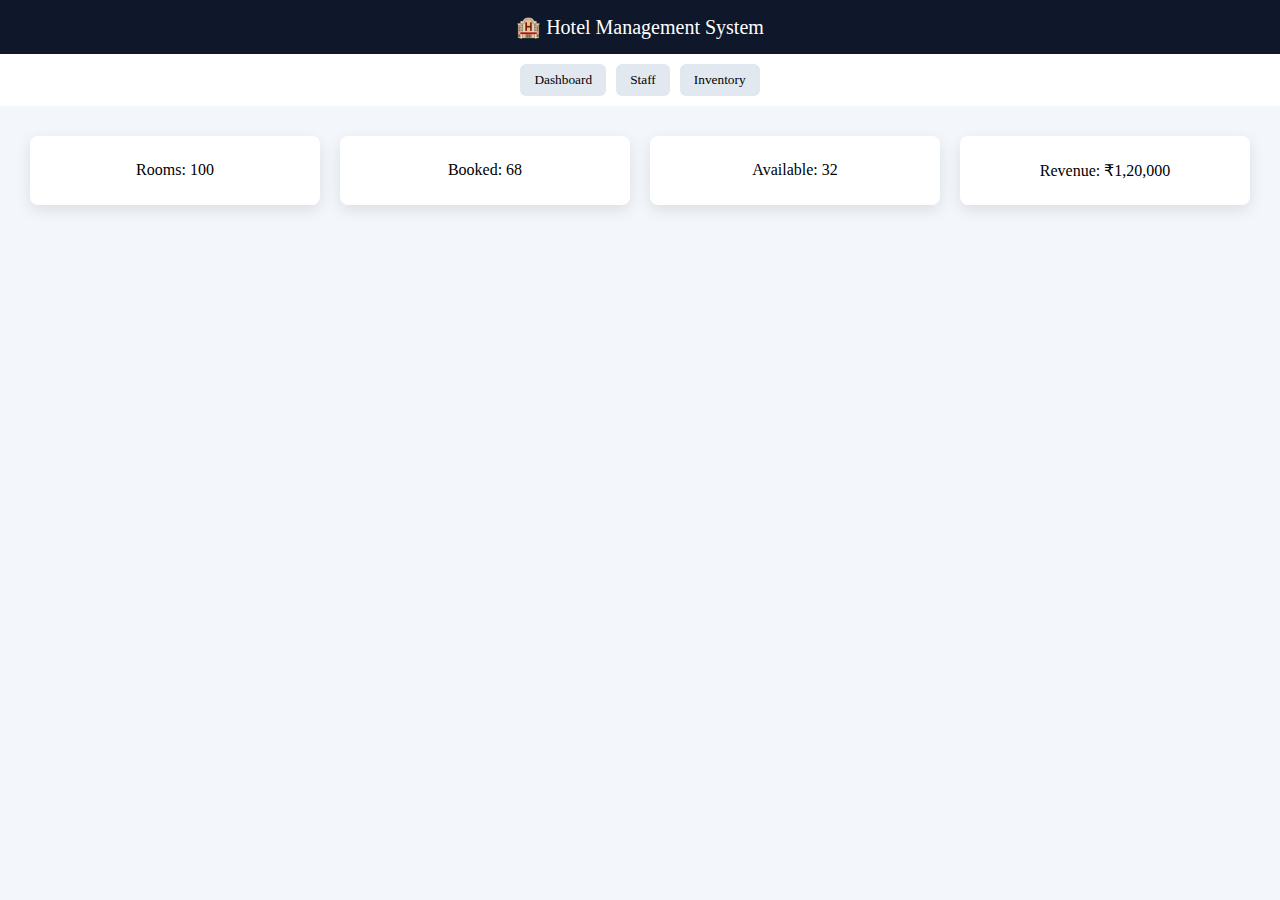
<file: index.html>
<!DOCTYPE html>
<html>
<head>
    <title>Hotel Management System</title>

    <!-- LINK CSS -->
    <link rel="stylesheet" href="style.css">
</head>

<body>

<header class="header">
    🏨 Hotel Management System
</header>

<nav class="navbar">
    <button onclick="show('dashboard')">Dashboard</button>
    <button onclick="show('staff')">Staff</button>
    <button onclick="show('inventory')">Inventory</button>
</nav>

<main class="main">

    <!-- ================= DASHBOARD ================= -->
    <section id="dashboard" class="page active">
        <div class="cards">
            <div class="card">Rooms: 100</div>
            <div class="card">Booked: 68</div>
            <div class="card">Available: 32</div>
            <div class="card">Revenue: ₹1,20,000</div>
        </div>
    </section>



    <!-- ================= STAFF ================= -->
    <section id="staff" class="page">

        <h2>👨‍💼 Staff Management</h2>

        <form id="staffForm">
            <input id="staffName" placeholder="Name" required>
            <input id="staffPhone" placeholder="Phone" required>

            <select id="staffRole">
                <option>Manager</option>
                <option>Receptionist</option>
                <option>Cleaner</option>
                <option>Security</option>
            </select>

            <button>Add Staff</button>
        </form>

        <table id="staffTable">
            <tr>
                <th>Name</th>
                <th>Phone</th>
                <th>Role</th>
                <th>Status</th>
                <th>Action</th>
            </tr>
        </table>

    </section>



    <!-- ================= INVENTORY ================= -->
    <section id="inventory" class="page">

        <h2>📦 Inventory Management</h2>

        <!-- stats -->
        <div class="inv-stats">
            <div class="stat-card">Items: <span id="totalItems">0</span></div>
            <div class="stat-card">Low Stock: <span id="lowItems">0</span></div>
            <div class="stat-card">Value ₹<span id="totalValue">0</span></div>
        </div>

        <!-- form -->
        <form id="inventoryForm">
            <input id="itemName" placeholder="Item" required>
            <input id="itemQty" type="number" placeholder="Qty" required>
            <input id="itemMin" type="number" placeholder="Min" required>
            <input id="itemPrice" type="number" placeholder="Price ₹" required>
            <input id="itemSupplier" placeholder="Supplier">
            <button>Add</button>
        </form>

        <!-- table -->
        <table id="inventoryTable">
            <tr>
                <th>Item</th>
                <th>Qty</th>
                <th>Min</th>
                <th>Price</th>
                <th>Total</th>
                <th>Supplier</th>
                <th>Status</th>
                <th>Action</th>
            </tr>
        </table>

    </section>

</main>

<!-- LINK JS -->
<script src="script.js"></script>

</body>
</html>
</file>
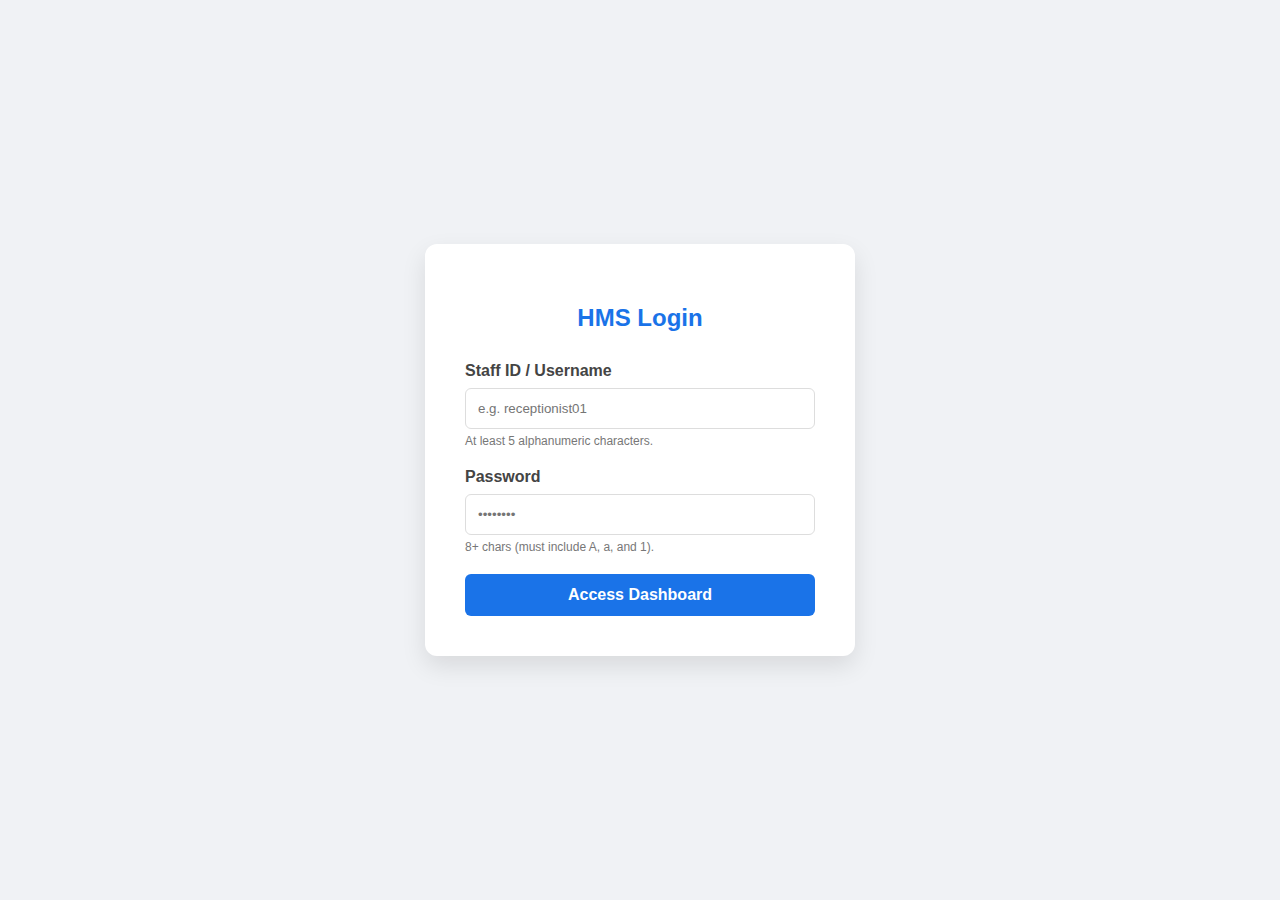
<file: login.html>
<!DOCTYPE html>
<html lang="en">
<head>
    <meta charset="UTF-8">
    <meta name="viewport" content="width=device-width, initial-scale=1.0">
    <title>Hotel Management System - Login</title>
    <style>
        body { font-family: 'Segoe UI', Tahoma, Geneva, Verdana, sans-serif; display: flex; justify-content: center; align-items: center; height: 100vh; background-color: #f0f2f5; margin: 0; }
        .login-card { background: #ffffff; padding: 40px; border-radius: 12px; box-shadow: 0 10px 25px rgba(0,0,0,0.1); width: 350px; }
        h2 { text-align: center; color: #1a73e8; margin-bottom: 30px; }
        .form-group { margin-bottom: 20px; }
        label { display: block; margin-bottom: 8px; font-weight: 600; color: #444; }
        input { width: 100%; padding: 12px; border: 1px solid #ddd; border-radius: 6px; box-sizing: border-box; transition: border 0.3s; }
        input:focus { border-color: #1a73e8; outline: none; }
        button { width: 100%; padding: 12px; background-color: #1a73e8; color: white; border: none; border-radius: 6px; font-size: 16px; cursor: pointer; font-weight: bold; }
        button:hover { background-color: #1557b0; }
        .hint { font-size: 0.75rem; color: #777; margin-top: 5px; }
    </style>
</head>
<body>

<div class="login-card">
    <h2>HMS Login</h2>
    <form action="/login-handler" method="POST">
        <div class="form-group">
            <label for="username">Staff ID / Username</label>
            <input type="text" id="username" name="username" 
                   placeholder="e.g. receptionist01"
                   required 
                   pattern="[a-zA-Z0-9]{5,}" 
                   title="Minimum 5 alphanumeric characters.">
            <p class="hint">At least 5 alphanumeric characters.</p>
        </div>
        
        <div class="form-group">
            <label for="password">Password</label>
            <input type="password" id="password" name="password" 
                   placeholder="••••••••"
                   required 
                   pattern="(?=.*\d)(?=.*[a-z])(?=.*[A-Z]).{8,}" 
                   title="Must contain at least 8 characters, one uppercase, one lowercase, and one number.">
            <p class="hint">8+ chars (must include A, a, and 1).</p>
        </div>

        <button type="submit">Access Dashboard</button>
    </form>
</div>

</body>
</html>
</file>
<file: style.css>
*{
    margin:0;
    padding:0;
    box-sizing:border-box;
    font-family:Segoe UI;
}

body{
    background:#f3f6fb;
}

/* header */
.header{
    background:#0f172a;
    color:white;
    text-align:center;
    padding:15px;
    font-size:20px;
}

/* navbar */
.navbar{
    display:flex;
    justify-content:center;
    gap:10px;
    padding:10px;
    background:white;
}

.navbar button{
    padding:8px 14px;
    background:#e2e8f0;
    border:none;
    border-radius:6px;
    cursor:pointer;
}

.navbar button:hover{
    background:#3b82f6;
    color:white;
}

.main{
    padding:30px;
}

.page{
    display:none;
}

.page.active{
    display:block;
}

/* cards */
.cards{
    display:grid;
    grid-template-columns:repeat(4,1fr);
    gap:20px;
}

.card{
    background:white;
    padding:25px;
    text-align:center;
    border-radius:8px;
    box-shadow:0 5px 15px rgba(0,0,0,0.1);
}

/* form */
form{
    margin:15px 0;
}

input,select{
    padding:8px;
    margin-right:8px;
}

/* table */
table{
    width:100%;
    background:white;
    margin-top:10px;
    border-collapse:collapse;
}

th,td{
    padding:10px;
    border-bottom:1px solid #ddd;
    text-align:center;
}

/* badges */
.badge-active{
    background:#22c55e;
    color:white;
    padding:4px 8px;
    border-radius:10px;
}

.badge-low{
    background:#ef4444;
    color:white;
    padding:4px 8px;
    border-radius:10px;
}

.delete-btn{
    background:#ef4444;
    color:white;
    border:none;
    padding:5px 8px;
    cursor:pointer;
}

/* inventory stats */
.inv-stats{
    display:grid;
    grid-template-columns:repeat(3,1fr);
    gap:10px;
    margin-bottom:15px;
}

.stat-card{
    background:#3b82f6;
    color:white;
    padding:12px;
    border-radius:8px;
    text-align:center;
}
</file>
